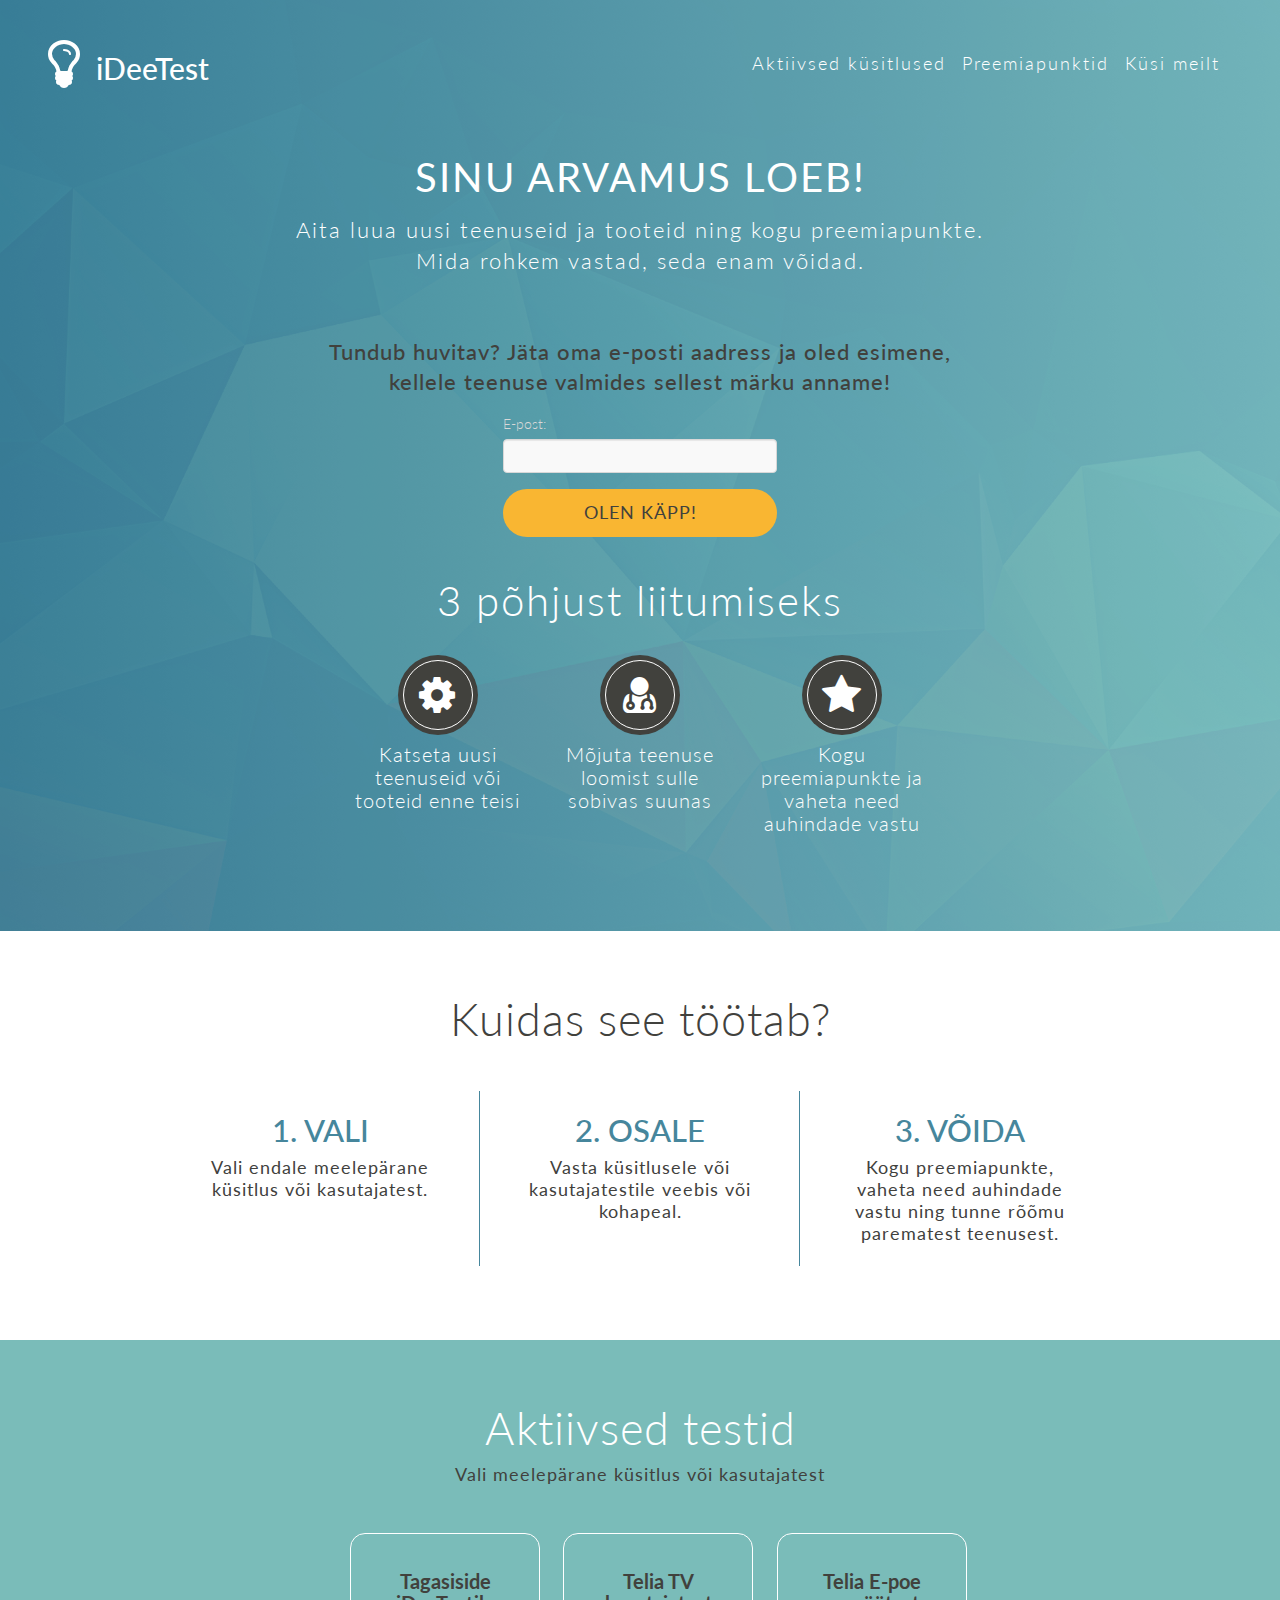
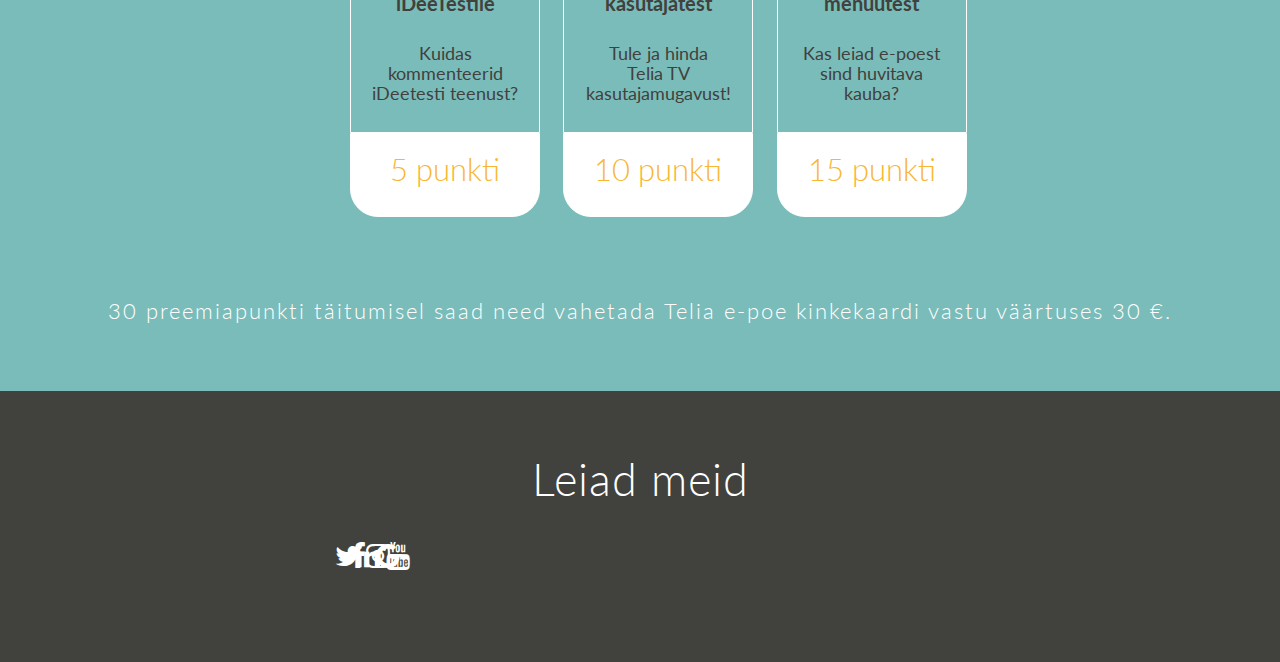
<file: index.html>
<!doctype html>
<html lang="en">
<head>
    <meta charset="utf-8">
    <meta http-equiv="x-ua-compatible" content="ie=edge">
    <meta name="viewport" content="width=device-width, initial-scale=1">
    <title>iDeeTest</title>

    <link href="https://fonts.googleapis.com/css?family=Lato:100,300,400,700" rel="stylesheet">
    <link rel="stylesheet" href="https://maxcdn.bootstrapcdn.com/bootstrap/3.3.7/css/bootstrap.min.css">
    <link rel="stylesheet" href="https://maxcdn.bootstrapcdn.com/font-awesome/4.7.0/css/font-awesome.min.css">
    <link rel="stylesheet" href="styles/style.css">
    <link rel="stylesheet" href="styles/helpers.css">
</head>
<body>
    <div class="container-custom hero">
        <header class="header">
            <div class="header__title">
                <i class="fa fa-lightbulb-o fa-4x header__icon" aria-hidden="true"></i><h2>iDeeTest</h2>
            </div>
            <div class="header__links">
                <a href="#" class="header__link text-white">Aktiivsed küsitlused</a>
                <a href="#" class="header__link text-white">Preemiapunktid</a>
                <a href="#" class="header__link text-white">Küsi meilt</a>
            </div>
        </header>
        <div class="content">
            <h1 class="hero__title">Sinu arvamus loeb!</h1>
            <h3 class="hero__subtitle">Aita luua uusi teenuseid ja tooteid ning kogu preemiapunkte.<br />Mida rohkem vastad, seda enam võidad.</h3>

            <h4 class="hero__ctasubtitle">Tundub huvitav? Jäta oma e-posti aadress ja oled esimene,<br /> kellele teenuse valmides sellest märku anname!</h4>
            <div class="content__input margin-top-16">
                <div class="row row--center">
                    <div class="col-sm-3">
                        <form action="" class="form-horizontal">
                            <div class="text-left">
                                <label for="email" class="form-label">E-post:</label>
                                <input type="text" class="form-control" name="email" id="email">
                            </div>
                        </form>
                    </div>
                </div>
            </div>
            <div class="text-center margin-top-16">
                <div class="row row--center">
                    <div class="col-sm-3">
                        <a class="btn btn--yellow btn-block" href="#">
                            Olen käpp!
                        </a>
                    </div>
                </div>
            </div>

            <div class="content__body margin-top-32 text-center">
                <h4 class="hero__ctatitle">3 põhjust liitumiseks</h4>
                <div class="row row--center margin-top-32">
                    <div class="content__circle col-sm-4 col-md-2">
                        <div class="content__circle-outer">
                            <div class="content__circle-inner">
                                <div class="content__circle-icon">
                                    <i class="fa fa-cog fa-3x" aria-hidden="true"></i>
                                </div>
                            </div>
                        </div>
                        <div class="content__circle-text">
                            Katseta uusi teenuseid või tooteid enne teisi
                        </div>
                    </div>
                    <div class="content__circle col-sm-2 col-md-2">
                        <div class="content__circle-outer">
                            <div class="content__circle-inner">
                                <div class="content__circle-icon">
                                    <i class="fa fa-user-md fa-3x" aria-hidden="true"></i>
                                </div>
                            </div>
                        </div>
                        <div class="content__circle-text">
                            Mõjuta teenuse loomist sulle sobivas suunas
                        </div>
                    </div>
                    <div class="content__circle col-sm-2 col-md-2">
                        <div class="content__circle-outer">
                            <div class="content__circle-inner">
                                <div class="content__circle-icon">
                                    <i class="fa fa-star fa-3x" aria-hidden="true"></i>
                                </div>
                            </div>
                        </div>
                        <div class="content__circle-text">
                            Kogu preemiapunkte ja vaheta need auhindade vastu
                        </div>
                    </div>
                </div>
            </div>
        </div>
    </div>

    <div class="container-fluid">
        <div class="block-container margin-top-64 margin-bottom-64">
            <h2 class="text-center text-big">Kuidas see töötab?</h2>
            <div class="row row--center content__items margin-top-16">
                <div class="content__item col-sm-3">
                    <div class="content__item-wrapper">
                        <h3 class="content__item-title">1. VALI</h3>
                        <div class="content__item-body">
                            Vali endale meelepärane küsitlus või kasutajatest.
                        </div>
                    </div>
                </div>
                <div class="content__item col-sm-3">
                    <div class="content__item-wrapper">
                        <h3 class="content__item-title">2. OSALE</h3>
                        <div class="content__item-body">
                            Vasta küsitlusele või kasutajatestile veebis või kohapeal.
                        </div>
                    </div>
                </div>
                <div class="content__item col-sm-3">
                    <div class="content__item-wrapper">
                        <h3 class="content__item-title">3. VÕIDA</h3>
                        <div class="content__item-body">
                            Kogu preemiapunkte, vaheta need auhindade vastu ning tunne rõõmu parematest teenusest.
                        </div>
                    </div>
                </div>
            </div>
        </div>
    </div>

    <div class="container-fluid container--tests">
        <div class="margin-top-64 margin-bottom-64">
            <h2 class="text-big text-white text-center">Aktiivsed testid</h2>
            <div class="margin-bottom-32 text-center content__item-body">
                Vali meelepärane küsitlus või kasutajatest
            </div>
            <div class="row row--center margin-top-16">
                <div class="col-sm-4 col-md-2">
                    <div class="card">
                        <input type="radio" id="input-1" name="test" class="card__input">
                        <label for="input-1" class="card__label">
                            <div class="card__upper text-center">
                                <h3 class="card__upper-title">Tagasiside iDeeTestile</h3>
                                <h4 class="card__upper-subtitle">Kuidas kommenteerid iDeetesti teenust?</h4>
                            </div>
                            <div class="card__lower">
                                <h2 class="card__lower-title">5 punkti</h2>
                            </div>
                        </label>
                    </div>
                </div>
                <div class="col-sm-3 col-md-2">
                    <div class="card">
                        <input type="radio" id="input-2" name="test" class="card__input">
                        <label for="input-2" class="card__label">
                            <div class="card__upper text-center">
                                <h3 class="card__upper-title">Telia TV kasutajatest</h3>
                                <h4 class="card__upper-subtitle">Tule ja hinda<br /> Telia TV<br /> kasutajamugavust!</h4>
                            </div>
                            <div class="card__lower">
                                <h2 class="card__lower-title">10 punkti</h2>
                            </div>
                        </label>
                    </div>
                </div>
                <div class="col-sm-3 col-md-2">
                    <div class="card">
                        <input type="radio" id="input-3" name="test" class="card__input">
                        <label for="input-3" class="card__label">
                            <div class="card__upper text-center">
                                <h3 class="card__upper-title">Telia E-poe menüütest</h3>
                                <h4 class="card__upper-subtitle">Kas leiad e-poest sind huvitava kauba?</h4>
                            </div>
                            <div class="card__lower">
                                <h2 class="card__lower-title">15 punkti</h2>
                            </div>
                        </label>
                    </div>
                </div>
            </div>
            <h4 class="hero__subtitle margin-top-64">30 preemiapunkti täitumisel saad need vahetada Telia e-poe kinkekaardi vastu väärtuses 30 €.</h4>
        </div>
    </div>

    <div class="container-fluid container--footer">
        <div class="margin-top-64 margin-bottom-64">
            <h2 class="text-big text-white text-center">Leiad meid</h2>
            <div class="info__items margin-top-32 margin-bottom-96 col-xs-9 col-xs-offset-3 no-padding">
                <div class="info__item col-xs-8">
                    <a class="info__circle" href="#">
                        <div class="info__icon">
                            <i class="fa fa-twitter fa-2x" aria-hidden="true"></i>
                        </div>
                    </a>
                    <a class="info__circle" href="#">
                        <div class="info__icon">
                            <i class="fa fa-facebook fa-2x" aria-hidden="true"></i>
                        </div>
                    </a>
                    <a class="info__circle" href="#">
                        <div class="info__icon">
                            <i class="fa fa-linkedin fa-2x" aria-hidden="true"></i>
                        </div>
                    </a>
                    <a class="info__circle" href="#">
                        <div class="info__icon">
                            <i class="fa fa-instagram fa-2x" aria-hidden="true"></i>
                        </div>
                    </a>
                    <a class="info__circle" href="#">
                        <div class="info__icon">
                            <i class="fa fa-google fa-2x" aria-hidden="true"></i>
                        </div>
                    </a>
                    <a class="info__circle" href="#">
                        <div class="info__icon">
                            <i class="fa fa-youtube fa-2x" aria-hidden="true"></i>
                        </div>
                    </a>
                </div>
            </div>
        </div>
    </div>
    <script src="https://code.jquery.com/jquery-3.2.1.js"integrity="sha256-DZAnKJ/6XZ9si04Hgrsxu/8s717jcIzLy3oi35EouyE="crossorigin="anonymous"></script>
    <script src="https://maxcdn.bootstrapcdn.com/bootstrap/3.3.7/js/bootstrap.min.js" type="text/javascript"></script>
</body>
</html>
</file>
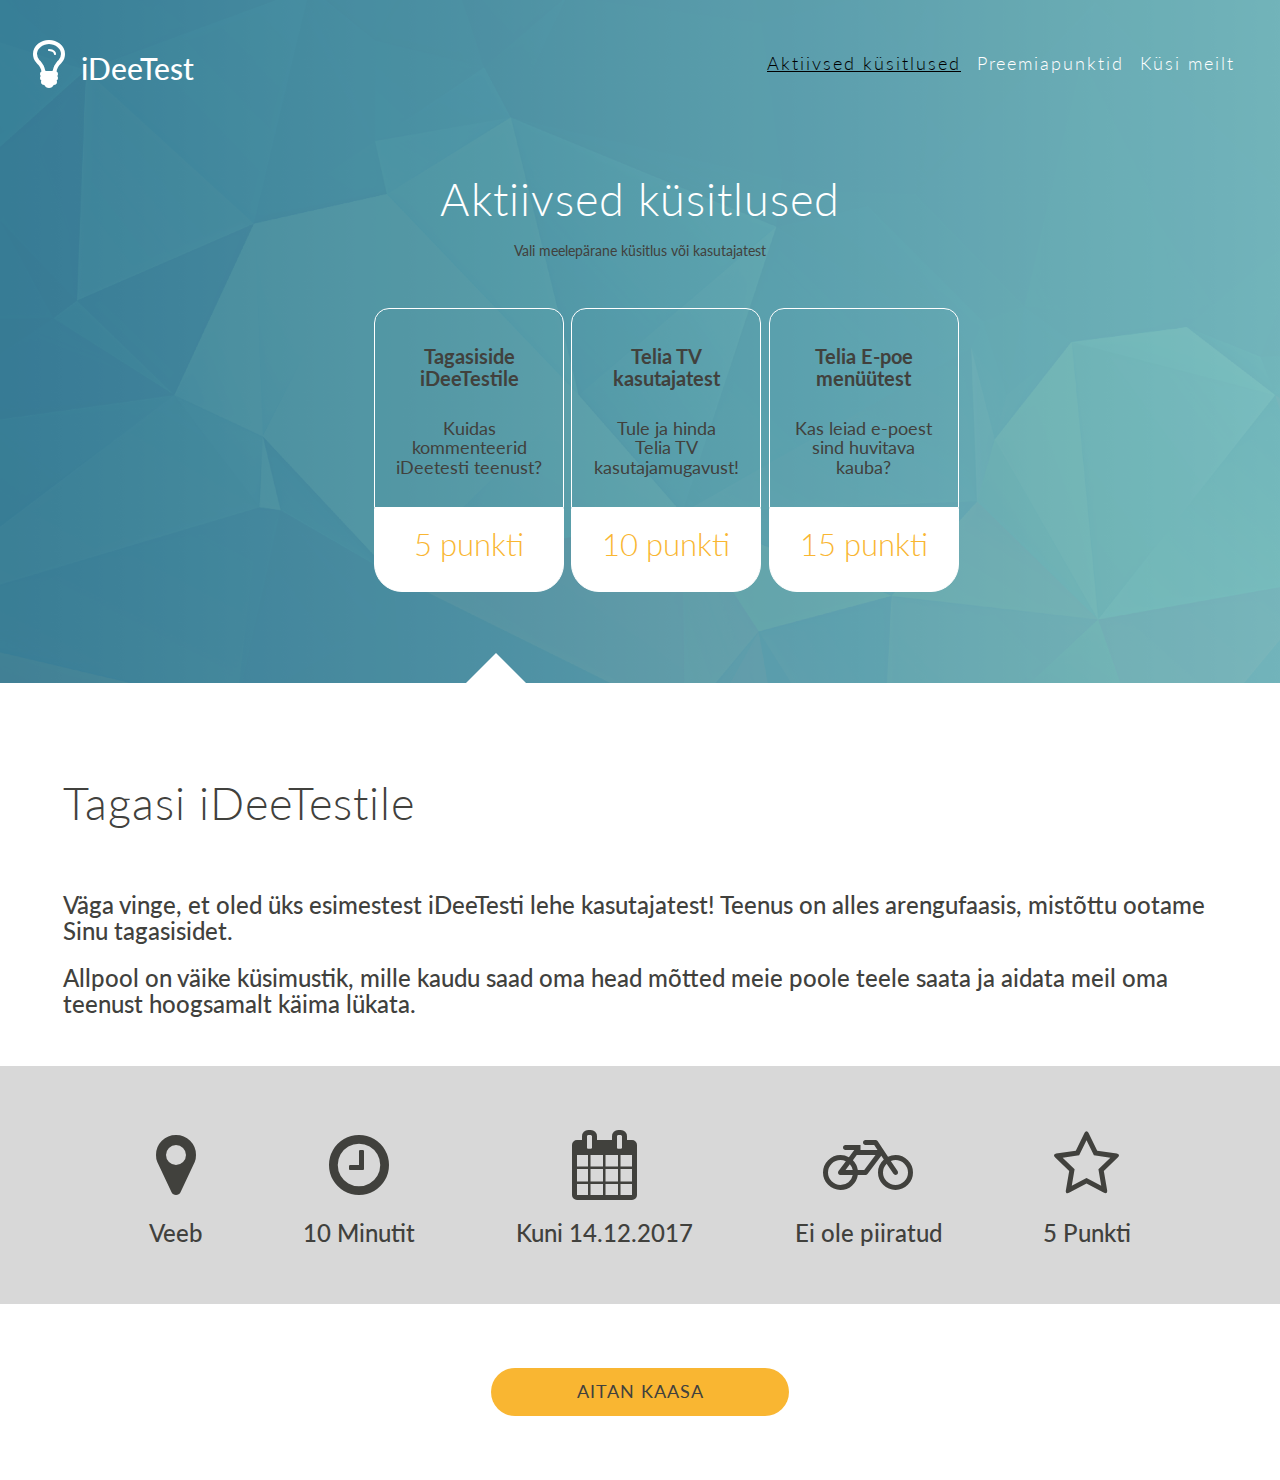
<file: tests.html>
<!doctype html>
<html lang="en">
<head>
    <meta charset="utf-8">
    <meta http-equiv="x-ua-compatible" content="ie=edge">
    <meta name="viewport" content="width=device-width, initial-scale=1">
    <title>iDeeTest</title>

    <link href="https://fonts.googleapis.com/css?family=Lato:100,300,400,700" rel="stylesheet">
    <link rel="stylesheet" href="https://maxcdn.bootstrapcdn.com/bootstrap/3.3.7/css/bootstrap.min.css">
    <link rel="stylesheet" href="https://maxcdn.bootstrapcdn.com/font-awesome/4.7.0/css/font-awesome.min.css">
    <link rel="stylesheet" href="styles/style.css">
    <link rel="stylesheet" href="styles/helpers.css">
</head>
<body>
    <div class="container-custom hero">
        <span class="container-custom-triangle"></span>
        <div class="row">
            <header class="header">
                <div class="header__title">
                    <i class="fa fa-lightbulb-o fa-4x header__icon" aria-hidden="true"></i><h2>iDeeTest</h2>
                </div>
                <div class="header__links">
                    <a href="#" class="header__link text-black link__disabled underlined">Aktiivsed küsitlused</a>
                    <a href="#" class="header__link text-white link__disabled cursor-not-allowed">Preemiapunktid</a>
                    <a href="#" class="header__link text-white link__disabled cursor-not-allowed">Küsi meilt</a>
                </div>
            </header>
        </div>
        <div class="content">
            <div class="content__body text-center">
                <div class="container-fluid">
                    <div class="row">
                        <div class="margin-bottom-16 text-center text-white">
                            <h2 class="text-big">Aktiivsed küsitlused</h2>
                        </div>
                        <div class="margin-bottom-32 text-center">
                            Vali meelepärane küsitlus või kasutajatest
                        </div>
                        <div class="row--center">
                            <div class="col-sm-4 col-md-2">
                                <div class="card">
                                    <input type="radio" id="input-1" name="test" class="card__input">
                                    <label for="input-1" class="card__label">
                                        <a href="#" class="card__link">
                                        <div class="card__upper text-center">
                                            <h3 class="card__upper-title">Tagasiside iDeeTestile</h3>
                                            <h4 class="card__upper-subtitle">Kuidas kommenteerid iDeetesti teenust?</h4>
                                        </div>
                                        <div class="card__lower">
                                            <h2 class="card__lower-title">5 punkti</h2>
                                        </div>
                                        </a>
                                    </label>
                                </div>
                            </div>
                            <div class="col-sm-3 col-md-2">
                                <div class="card">
                                    <input type="radio" id="input-2" name="test" class="card__input">
                                    <label for="input-2" class="card__label">
                                        <a href="#" class="card__link card__disabled cursor-not-allowed">
                                        <div class="card__upper text-center">
                                            <h3 class="card__upper-title">Telia TV kasutajatest</h3>
                                            <h4 class="card__upper-subtitle">Tule ja hinda<br /> Telia TV<br /> kasutajamugavust!</h4>
                                        </div>
                                        <div class="card__lower">
                                            <h2 class="card__lower-title">10 punkti</h2>
                                        </div>
                                        </a>
                                    </label>
                                </div>
                            </div>
                            <div class="col-sm-3 col-md-2">
                                <div class="card">
                                    <input type="radio" id="input-3" name="test" class="card__input">
                                    <label for="input-3" class="card__label">
                                        <a href="#" class="card__link card__disabled cursor-not-allowed">
                                        <div class="card__upper text-center">
                                            <h3 class="card__upper-title">Telia E-poe menüütest</h3>
                                            <h4 class="card__upper-subtitle">Kas leiad e-poest sind huvitava kauba?</h4>
                                        </div>
                                        <div class="card__lower">
                                            <h2 class="card__lower-title">15 punkti</h2>
                                        </div>
                                        </a>
                                    </label>
                                </div>
                            </div>
                        </div>
                    </div>
                </div>
            </div>
        </div>
    </div>

    <div class="container-fluid">
        <div class="row">
            <div class="col-xs-12">
                <div class="container-custom">
                    <h2 class="text-big margin-top-64 margin-bottom-64">Tagasi iDeeTestile</h2>
                    <h3>Väga vinge, et oled üks esimestest iDeeTesti lehe kasutajatest! Teenus on alles arengufaasis, mistõttu ootame Sinu tagasisidet.</h3>
                    <h3 class="margin-bottom-32">Allpool on väike küsimustik, mille kaudu saad oma head mõtted meie poole teele saata ja aidata meil oma teenust hoogsamalt käima lükata.</h3>
                </div>
            </div>
        </div>
    </div>
    <div class="container-fluid container--gray">
        <div class="row">
            <div class="container-custom container-custom--extra-padding no-padding-top col-xs-12">
                <div class="test-container__items margin-top-64">
                    <div class="test-container__item">
                        <div class="item__icon text-center">
                            <i class="fa fa-map-marker fa-5x" aria-hidden="true"></i>
                        </div>
                        <div class="item__text">
                            <h3 class="text-center">Veeb</h3>
                        </div>
                    </div>
                    <div class="test-container__item">
                        <div class="item__icon text-center">
                            <i class="fa fa-clock-o fa-5x" aria-hidden="true"></i>
                        </div>
                        <div class="item__text">
                            <h3 class="text-center">10 Minutit</h3>
                        </div>
                    </div>
                    <div class="test-container__item">
                        <div class="item__icon text-center">
                            <i class="fa fa-calendar fa-5x" aria-hidden="true"></i>
                        </div>
                        <div class="item__text">
                            <h3 class="text-center">Kuni 14.12.2017</h3>
                        </div>
                    </div>
                    <div class="test-container__item">
                        <div class="item__icon text-center">
                            <i class="fa fa-bicycle fa-5x" aria-hidden="true"></i>
                        </div>
                        <div class="item__text">
                            <h3 class="text-center">Ei ole piiratud</h3>
                        </div>
                    </div>
                    <div class="test-container__item">
                        <div class="item__icon text-center">
                            <i class="fa fa-star-o fa-5x" aria-hidden="true"></i>
                        </div>
                        <div class="item__text">
                            <h3 class="text-center">5 Punkti</h3>
                        </div>
                    </div>
                </div>
            </div>
        </div>
    </div>
    <div class="text-center margin-top-64 margin-bottom-64">
        <div class="row row--center">
            <div class="col-sm-3">
                <a class="btn btn--yellow btn-block quizz" href="#" data-toggle="collapse" data-target="#quiz">
                    Aitan kaasa
                </a>
            </div>
        </div>
    </div>
</div>

    <div id="quiz" class="collapse container-fluid">
        <div class="row">
            <div class="container-custom no-padding-top col-xs-12">
                <div class="col-xs-4">
                        <h3 class="text-bold margin-top-64 margin-bottom-16">Kuidas kuulsid iDeeTesti teenusest?</h3>
                        <div class="checkbox">
                          <label><input type="checkbox" value="">Digitarkade klubist</label>
                        </div>
                        <div class="checkbox">
                          <label><input type="checkbox" value="">Facebookist</label>
                        </div>
                        <div class="checkbox">
                          <label><input type="checkbox" value="">Instagramist</label>
                        </div>
                        <div class="checkbox">
                            <label><input type="checkbox" value="">Telia Eesti sisekanalite kaudu</label>
                        </div>
                        <div class="checkbox">
                          <label><input type="checkbox" value="">Sõber/tuttav rääkis</label>
                      </div>
                      <div class="checkbox">
                        <label><input type="checkbox" value="">Muust allikast</label>
                    </div>
                    <div class="form-group">
                      <label for="source"></label>
                      <input type="text" class="form-control" id="source">
                    </div>
                </div>
            </div>

            <div class="container-custom no-padding-top col-xs-12">
                <div class="col-xs-4">
                    <h3 class="text-bold margin-top-64 margin-bottom-16">Mis motiveeris Sind iDeeTestiga liituma?</h3>
                    <div class="checkbox">
                      <label><input type="checkbox" value="">Soov panustada teenuste arendamisse</label>
                    </div>
                    <div class="checkbox">
                      <label><input type="checkbox" value="">Soov olla esimene kasutaja</label>
                    </div>
                    <div class="checkbox">
                      <label><input type="checkbox" value="">Preemiapunktid ja auhinnad</label>
                    </div>
                    <div class="checkbox">
                        <label><input type="checkbox" value="">Midagi muud</label>
                    </div>
                    <div class="form-group">
                      <label for="source"></label>
                      <input type="text" class="form-control" id="source">
                    </div>
                </div>
            </div>
            <div class="container-custom no-padding-top col-xs-12">
                <div class="col-xs-4">
                    <h3 class="text-bold margin-top-64 margin-bottom-16">Mida võiksime oma teenuse juures muuta?</h3>
                    <div class="form-group">
                      <label for="comment">Palun täpsusta</label>
                      <textarea class="form-control" rows="5" id="comment"></textarea>
                    </div>
                </div>
            </div>

            <div class="container-custom no-padding-top col-xs-12">
                <div class="col-xs-4">
                    <h3 class="text-bold margin-top-64 margin-bottom-16">Millist tüüpi testides oleksid edaspidi huvitatud osalema?</h3>
                    <div class="checkbox">
                      <label><input type="checkbox" value="">Küsitlustele vastamine veebilehel</label>
                    </div>
                    <div class="checkbox">
                      <label><input type="checkbox" value="">Näost-näkku kasutajatestid ettevõttes kohapeal</label>
                    </div>
                    <div class="checkbox">
                      <label><input type="checkbox" value="">Näost-näkku kasutajatestid interneti vahendusel</label>
                    </div>
                    <div class="checkbox">
                        <label><input type="checkbox" value="">Fookusgrupi intervjuud</label>
                    </div>
                    <div class="checkbox">
                        <label><input type="checkbox" value="">Mystery shopping</label>
                    </div>
                    <div class="checkbox">
                        <label><input type="checkbox" value="">Uute äppide beeta-testimine</label>
                    </div>
                    <div class="checkbox">
                        <label><input type="checkbox" value="">Muud tüüpi testid</label>
                    </div>
                    <div class="form-group">
                      <label for="source"></label>
                      <input type="text" class="form-control" id="source">
                    </div>
                </div>
            </div>
            <div class="container-custom no-padding-top col-xs-12">
                <div class="block-container no-padding col-xs-4">
                    <h3 class="text-bold margin-top-64 margin-bottom-16">Milline preemiasüsteem motiveeriksid sind kasutajatestides osalema? <span class="text-regular">(nt. Sooduskoodid, kinkekaardid, soodustused teenustele, füüsilised kingitused)</span></h3>
                    <div class="form-group">
                      <label for="soodus">Palun täpsusta</label>
                      <textarea class="form-control" rows="5" id="soodus"></textarea>
                    </div>
                </div>
            </div>
            <div class="container-custom no-padding-top col-xs-12">
                <div class="block-container no-padding col-xs-4">
                    <h3 class="text-bold margin-top-64 margin-bottom-16">Kuidas hindad meie lehe kasutajakogemust?</h3>
                    <div class="slidecontainer margin-top-32">
                      <input type="range" min="1" max="100" value="50" class="slider" id="myRange">
                      <div class="slider__flex margin-top-16">
                          <div>
                              Väga ebamugav
                          </div>
                          <div>
                              Väga lihtne ja loogiline
                          </div>
                      </div>
                    </div>
                </div>
            </div>
            <div class="container-custom margin-bottom-16 no-padding-top col-xs-12">
                <div class="block-container no-padding col-xs-4">
                    <h3 class="text-bold margin-top-64 margin-bottom-16">Lisa siia kommentaarid ja ettepanekud, mis eelpool mainimata jäid.</h3>
                    <div class="form-group">
                      <label for="soodus">Palun täpsusta</label>
                      <textarea class="form-control" rows="5" id="soodus"></textarea>
                    </div>
                </div>
            </div>
            <div class="container-custom col-xs-12 margin-bottom-32 margin-top-16">
                <div class="row">
                    <div class="col-sm-3">
                        <a class="btn btn--yellow btn-block ending" data-toggle="collapse" data-target="#ending" href="#">
                            Saadan vastused
                        </a>
                    </div>
                </div>
            </div>
        </div>
    </div>

    <div id="ending" class="collapse container-fluid container--blue">
        <div class="row">
            <div class="test-container col-xs-12">
                <div class="margin-bottom-32  margin-top-32 text-center text-white">
                    <h2 class="text-big text-regular">Aitäh, Sinu vastused on salvestatud!</h2>
                </div>
                <div class="content__circle col-xs-12">
                    <div class="content__circle-outer">
                        <div class="content__circle-inner">
                            <div class="content__circle-icon left-15">
                                <i class="fa fa-star fa-3x" aria-hidden="true"></i>
                            </div>
                        </div>
                    </div>
                    <div class="content__circle-text text-center margin-top-16">
                        Kogusid <span class="text-big">5</span> preemiapunkti.
                    </div>
                    <div class="text-center margin-top-32 margin-bottom-64">
                        <div class="row row--center">
                            <div class="col-sm-3">
                                <a class="btn btn--yellow btn-block" href="#">
                                    Kutsun sõbra
                                </a>
                            </div>
                        </div>
                    </div>
                </div>
            </div>
        </div>
    </div>
    <script src="https://code.jquery.com/jquery-3.2.1.js"integrity="sha256-DZAnKJ/6XZ9si04Hgrsxu/8s717jcIzLy3oi35EouyE="crossorigin="anonymous"></script>
    <script src="https://maxcdn.bootstrapcdn.com/bootstrap/3.3.7/js/bootstrap.min.js" type="text/javascript"></script>
    <script src="script.js" type="text/javascript"></script>
</body>
</html>
</file>
<file: styles/style.css>
:root {
    --white: #fff;
    --yellow: #f9b632;
    --yellow-d: #F4C15B;
    --grey-d: #41413d;
    --grey-l: #d8d8d8;
    --white-d: #f9f9f9;
    --green: #7abcb9;
    --green-l: #46869c;
    --blue: #508499;

    --letter-spacing-base: 2px;
}

body {
    font-family: 'Lato', sans-serif;
    color: var(--grey-d);
}

.container-custom {
  padding: 32px 48px 16px 48px;
  position: relative;
}

.quiz_section {
  text-align: center !important;
}

.cursor-not-allowed {
  cursor: not-allowed;
}

.qsm-btn {
  display: inline-block;
  background-color: var(--yellow);
  border-radius: 30px;
  padding: 10px 60px 10px 60px;
  text-transform: uppercase;
  font-size: 18px;
  letter-spacing: calc(var(--letter-spacing-base) / 2);
  color: var(--grey-d);
}

.container-custom-triangle {
  content: "";
  border-color: transparent transparent #FFF transparent;
  border-style: solid;
  border-width: 0 30px 30px 30px;
  bottom: 0;
  left: 466px;
  height: 20px;
  width: 20px;
  position: absolute;
}

.container-custom--extra-padding {
  padding: 48px;
}

.container-header{
    background: url(../images/header.png)
}

.container--tests {
  background-color: var(--green);
}

.container--gray {
  background-color: var(--grey-l);
}

.container--blue {
  background-color: var(--blue);
}

.container--footer {
  background-color: var(--grey-d);
}

.hero {
    background: url(../images/header.png);
    background-position: center center;
    background-size: cover;
}

.hero__title {
    text-align: center;
    font-size: 40px;
    font-weight: 400;
    color: var(--white);
    text-transform: uppercase;
    letter-spacing: var(--letter-spacing-base);
}

.hero__subtitle {
    color: var(--white);
    font-size: 22px;
    font-weight: 300;
    text-align: center;
    letter-spacing: var(--letter-spacing-base);
    line-height: 1.4;
    margin-top: 16px;
}

.hero__ctatitle {
    color: var(--white);
    font-size: 42px;
    text-align: center;
    font-weight: 300;
    letter-spacing: var(--letter-spacing-base);
    margin-top: 40px;
}

.hero__ctasubtitle {
    text-align: center;
    font-size: 22px;
    margin-top: 60px;
    line-height: 1.4;
    letter-spacing: calc(var(--letter-spacing-base) / 2);
}

.header {
  display: flex;
  justify-content: space-between;
  align-items: center;
}

.header__title {
  align-items: center;
  display: flex;
  color: var(--white);
  margin-right: 20px;
}

.header__icon {
  padding-right: 16px;
}

.header__link {
  padding-right: 12px;
  color: var(--white);
  font-size: 18px;
  font-weight: 300;
  letter-spacing: 2px;
}

.header__link:hover {
  transition: color .2s;
  text-decoration: none;
}

.content {
  margin: 60px 0;
}

.content__title {
  color: var(--white);
}

.content__circle-outer {
  border-radius: 50%;
  background-color: #41413D;
  height: 80px;
  position: relative;
  width: 80px;
  margin: 0 auto;
}

.content__circle-inner {
  border-radius: 50%;
  border: 1px solid white;
  background-color: #41413D;
  position: absolute;
  top: 5px;
  left: 5px;
  height: 70px;
  width: 70px;
}

.content__circle-icon {
  color: white;
  top: 13px;
  left: 14px;
  position: absolute;
  width: 39px;
  height: 42px;
}

.content__circle-text {
  margin-top: 8px;
  margin-bottom: 20px;
  color: var(--white);
  font-weight: 300;
  font-size: 20px;
  line-height: 1.15;
  letter-spacing: 1px;
}

.content__item:after {
    content: "";
    position: absolute;
    right: 0;
    top: 30px;
    bottom: 10px;
    width: 1px;
    background: var(--green-l);
}

.content__item:last-child:after {
    display: none;
}

.content__item-wrapper {
  padding: 32px;
}

.content__item-title {
  font-size: 31px;
  color: var(--green-l);
  text-align: center;
}

.content__item-body {
    text-align: center;
    font-size: 18px;
    line-height: 1.22;
    letter-spacing: calc(var(--letter-spacing-base) / 2);
}

.content--main {
  margin-top: 8px !important;
}

.card {
    position: relative;
}

.card__input {
    position: absolute;
    top: 0;
    left: 0;
    opacity: 0;
    pointer-events: none;
}

.test-container__items {
  display: flex;
  justify-content: space-evenly;
}

.test__item-upper {
  background-color: #F7CDCC;
  height: 250px;
  padding: 32px;
}

.cards {
    display: flex;
    flex-direction: column;
    justify-content: center;
}

@media (min-width: 720px) {
    .cards {
        flex-direction: row;
    }
}

.card {
    margin: 15px;
}

@media (min-width: 720px) {
    .card {
        width: 190px;
    }
}

.card__label {
  margin-bottom: 0;
  width: 100%;
}

.card__upper {
    border-top-left-radius: 15px;
    border-top-right-radius: 15px;
    border: 1px solid var(--white);
    padding: 16px;
    min-height: 200px;
}

.card__link:hover .card__upper {
    background: #85bac0;
}

.card__link {
    color: var(--grey-d);
}

.card__link:hover {
    color: var(--grey-d);
    text-decoration: none;
}

.card__lower {
    background: var(--white);
    border-bottom-left-radius: 28px;
    border-bottom-right-radius: 28px;
    border: 1px solid var(--white);
    padding: 18px 18px 30px;
}

.card__upper-title {
    font-size: 20px;
    font-weight: 700;
}

.card__upper-subtitle {
    margin-top: 30px;
    font-size: 18px;
    font-weight: 400;
}

.card__lower-title {
    color: var(--yellow);
    font-size: 31px;
    margin: 0;
    text-align: center;
    font-weight: 300;
}

.info__circle {
  background-color: #C5BBB4;
  border-radius: 99em;
  position: relative;
  height: 56px;
  width: 56px;
  margin: 5px;
}

.info__icon {
  color: var(--white);
  position: absolute;
  top: 50%;
  left: 50%;
  transform: translate(-50%, -50%);
}

.info {
    display: flex;
    justify-content: center;
}

.btn--pink {
  background-color: #F7CECD !important;
}

.btn--yellow {
    background-color: var(--yellow);
    border-radius: 30px;
    padding: 10px 60px 10px 60px;
    text-transform: uppercase;
    font-size: 18px;
    letter-spacing: calc(var(--letter-spacing-base) / 2);
    color: var(--grey-d);
}

.btn--yellow:hover {
    background: var(--yellow-d);
}

.btn--green {
    background: #95DB92;
    border-radius: 30px;
    padding: 10px 60px 10px 60px;
    text-transform: uppercase;
    font-size: 18px;
    letter-spacing: calc(var(--letter-spacing-base) / 2);
    color: var(--grey-d);
}

.form-label {
  text-align: left;
  color: var(--grey-l);
  font-weight: 300;
}

.form-control {
  background-color: var(--white-d);
  border: 1px solid var(--grey-l);
}

.slidecontainer {
  width: 100%;
}

.slider__flex {
  display: flex;
  justify-content: space-between;
}

.slider {
    -webkit-appearance: none;
    width: 100%;
    height: 15px;
    border-radius: 5px;
    background: #d3d3d3;
    outline: none;
    opacity: 0.7;
    -webkit-transition: .2s;
    transition: opacity .2s;
}

.slider:hover {
    opacity: 1;
}

.slider::-webkit-slider-thumb {
    -webkit-appearance: none;
    appearance: none;
    width: 25px;
    height: 25px;
    border-radius: 50%;
    background: var(--blue);
    cursor: pointer;
}

.slider::-moz-range-thumb {
    width: 25px;
    height: 25px;
    border-radius: 50%;
    background: var(--blue);
    cursor: pointer;
}
</file>
<file: styles/helpers.css>
.margin-top-64 {
  margin-top: 64px;
}

.margin-top-32 {
  margin-top: 32px;
}

.margin-top-16 {
  margin-top: 16px;
}

.margin-bottom-16 {
  margin-bottom: 16px !important;
}

.margin-bottom-96 {
  margin-bottom: 96px;
}

.margin-bottom-32 {
  margin-bottom: 32px !important;
}

.margin-bottom-64 {
  margin-bottom: 64px;
}

.left-15 {
  left: 15px;
}

.text-white {
  color: white;
}

.text-black {
  color: black;
}

.text-40 {
  font-size: 40px;
}

.text-small {
  font-size: 20px;
}

.text-bold {
  font-weight: 700 !important;
}

.text-big {
  font-size: 45px;
  letter-spacing: calc(var(--letter-spacing-base) / 2);
  font-weight: 300;
}

.text-regular {
  font-weight: 400 !important;
}

.text-thin {
  font-weight: 100 !important;
}

.no-padding {
  padding: 0 !important;
}

.no-margin-bottom {
  margin-bottom: 0 !important;
}

.no-padding-bottom {
  padding-bottom: 0 !important;
}

.no-padding-top {
  padding-top: 0 !important;
}

.no-margin-top {
  margin-top: 0 !important;
}

.margin-bottom-8 {
  margin-bottom: 8px !important;
}

.row--center {
    display: flex;
    flex-direction: column;
    justify-content: center;
}

@media (min-width: 720px) {
    .row--center {
        flex-direction: row;
    }
}

.underlined {
  text-decoration: underline;
}
</file>
